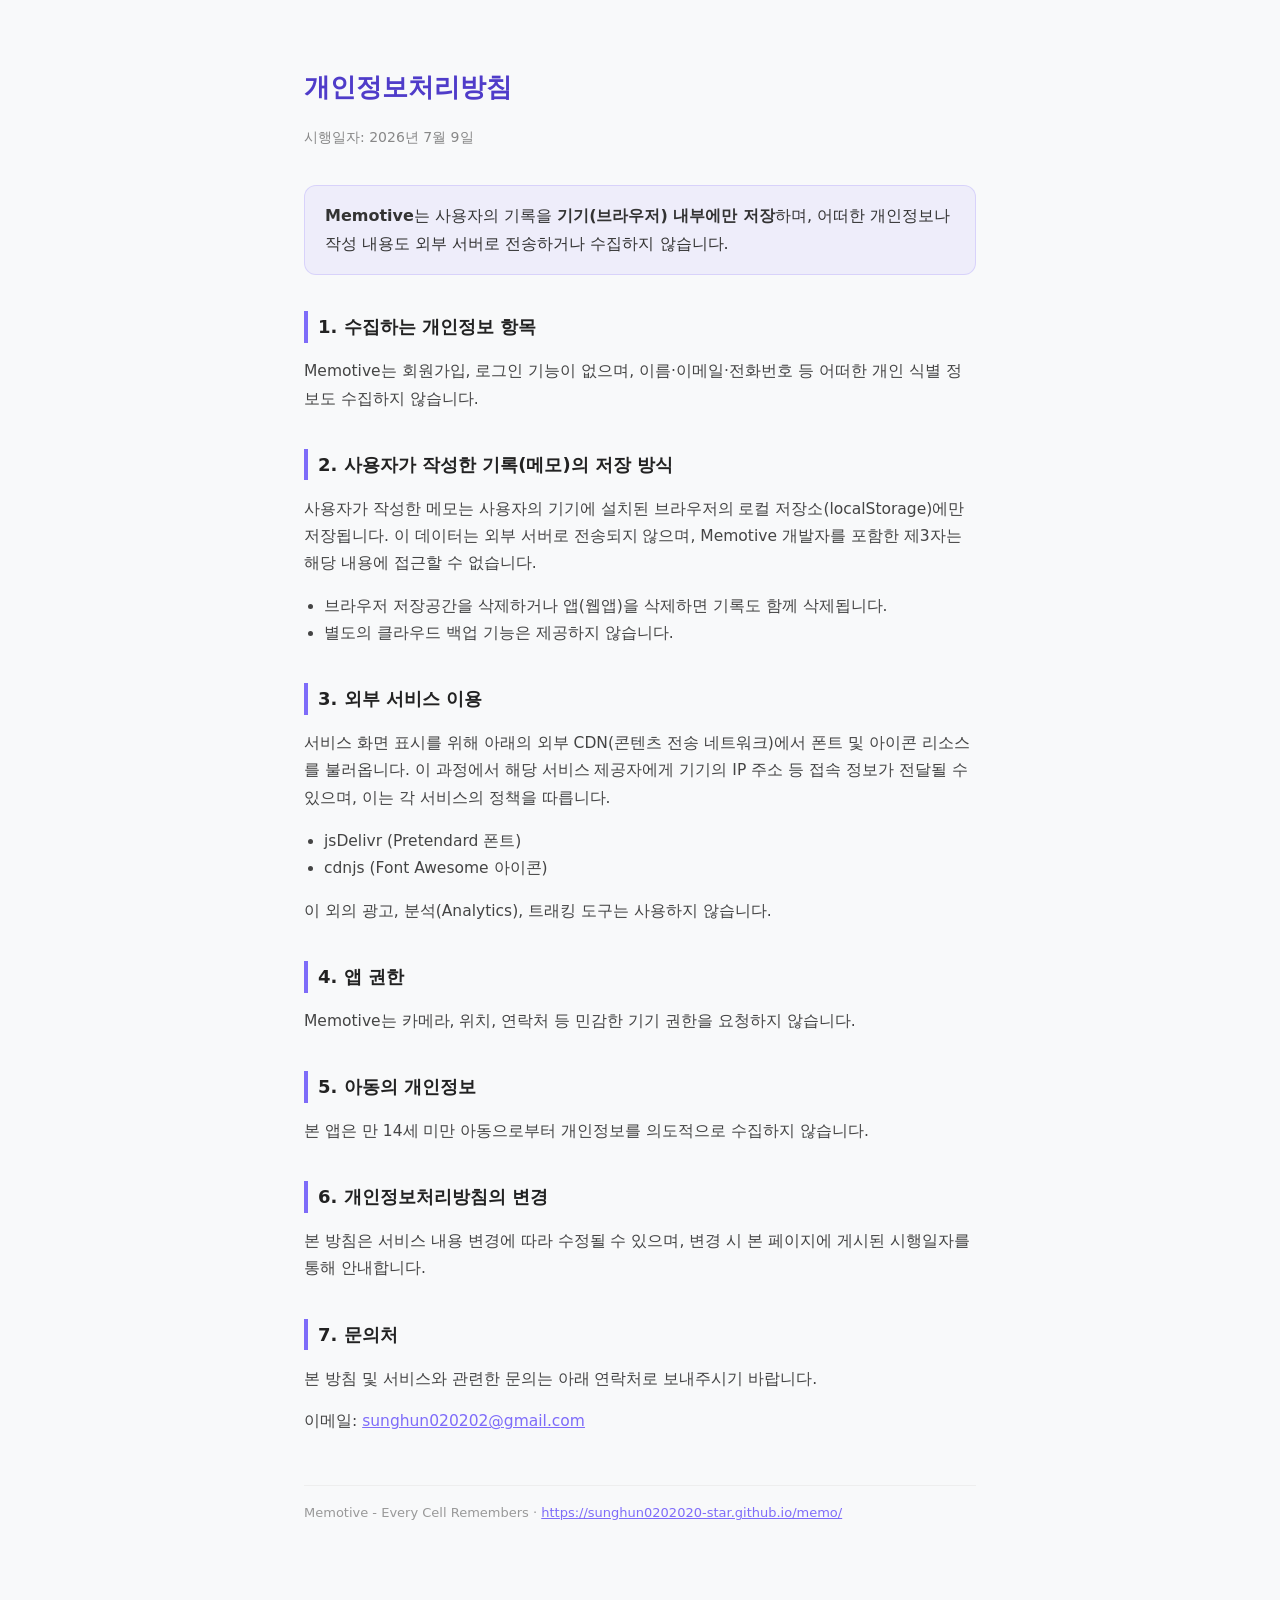
<file: privacy.html>
<!DOCTYPE html>
<html lang="ko">
<head>
<meta charset="UTF-8">
<meta name="viewport" content="width=device-width, initial-scale=1.0">
<title>개인정보처리방침 - Memotive</title>
<style>
    * { box-sizing: border-box; }
    body {
        font-family: -apple-system, BlinkMacSystemFont, "Pretendard", system-ui, Roboto, sans-serif;
        max-width: 720px;
        margin: 0 auto;
        padding: 48px 24px 80px;
        line-height: 1.75;
        color: #333;
        background: #F8F9FA;
    }
    h1 {
        font-size: 26px;
        font-weight: 800;
        color: #4F3CC9;
        margin-bottom: 6px;
    }
    .updated {
        color: #888;
        font-size: 14px;
        margin-bottom: 36px;
    }
    h2 {
        font-size: 18px;
        font-weight: 700;
        color: #222;
        margin-top: 36px;
        margin-bottom: 10px;
        border-left: 4px solid #7E6CF9;
        padding-left: 10px;
    }
    p, li { font-size: 15.5px; color: #444; }
    ul { padding-left: 20px; }
    .highlight {
        background: rgba(126,108,249,0.08);
        border: 1px solid rgba(126,108,249,0.2);
        border-radius: 12px;
        padding: 16px 20px;
        margin: 20px 0;
    }
    a { color: #7E6CF9; }
    footer {
        margin-top: 50px;
        font-size: 13px;
        color: #999;
        border-top: 1px solid #eee;
        padding-top: 16px;
    }
</style>
</head>
<body>

<h1>개인정보처리방침</h1>
<p class="updated">시행일자: 2026년 7월 9일</p>

<div class="highlight">
    <strong>Memotive</strong>는 사용자의 기록을 <strong>기기(브라우저) 내부에만 저장</strong>하며,
    어떠한 개인정보나 작성 내용도 외부 서버로 전송하거나 수집하지 않습니다.
</div>

<h2>1. 수집하는 개인정보 항목</h2>
<p>Memotive는 회원가입, 로그인 기능이 없으며, 이름·이메일·전화번호 등 어떠한 개인 식별 정보도 수집하지 않습니다.</p>

<h2>2. 사용자가 작성한 기록(메모)의 저장 방식</h2>
<p>사용자가 작성한 메모는 사용자의 기기에 설치된 브라우저의 로컬 저장소(localStorage)에만 저장됩니다. 이 데이터는 외부 서버로 전송되지 않으며, Memotive 개발자를 포함한 제3자는 해당 내용에 접근할 수 없습니다.</p>
<ul>
    <li>브라우저 저장공간을 삭제하거나 앱(웹앱)을 삭제하면 기록도 함께 삭제됩니다.</li>
    <li>별도의 클라우드 백업 기능은 제공하지 않습니다.</li>
</ul>

<h2>3. 외부 서비스 이용</h2>
<p>서비스 화면 표시를 위해 아래의 외부 CDN(콘텐츠 전송 네트워크)에서 폰트 및 아이콘 리소스를 불러옵니다. 이 과정에서 해당 서비스 제공자에게 기기의 IP 주소 등 접속 정보가 전달될 수 있으며, 이는 각 서비스의 정책을 따릅니다.</p>
<ul>
    <li>jsDelivr (Pretendard 폰트)</li>
    <li>cdnjs (Font Awesome 아이콘)</li>
</ul>
<p>이 외의 광고, 분석(Analytics), 트래킹 도구는 사용하지 않습니다.</p>

<h2>4. 앱 권한</h2>
<p>Memotive는 카메라, 위치, 연락처 등 민감한 기기 권한을 요청하지 않습니다.</p>

<h2>5. 아동의 개인정보</h2>
<p>본 앱은 만 14세 미만 아동으로부터 개인정보를 의도적으로 수집하지 않습니다.</p>

<h2>6. 개인정보처리방침의 변경</h2>
<p>본 방침은 서비스 내용 변경에 따라 수정될 수 있으며, 변경 시 본 페이지에 게시된 시행일자를 통해 안내합니다.</p>

<h2>7. 문의처</h2>
<p>본 방침 및 서비스와 관련한 문의는 아래 연락처로 보내주시기 바랍니다.</p>
<p>이메일: <a href="mailto:sunghun020202@gmail.com">sunghun020202@gmail.com</a></p>

<footer>
    Memotive - Every Cell Remembers · <a href="https://sunghun0202020-star.github.io/memo/">https://sunghun0202020-star.github.io/memo/</a>
</footer>

</body>
</html>
</file>
